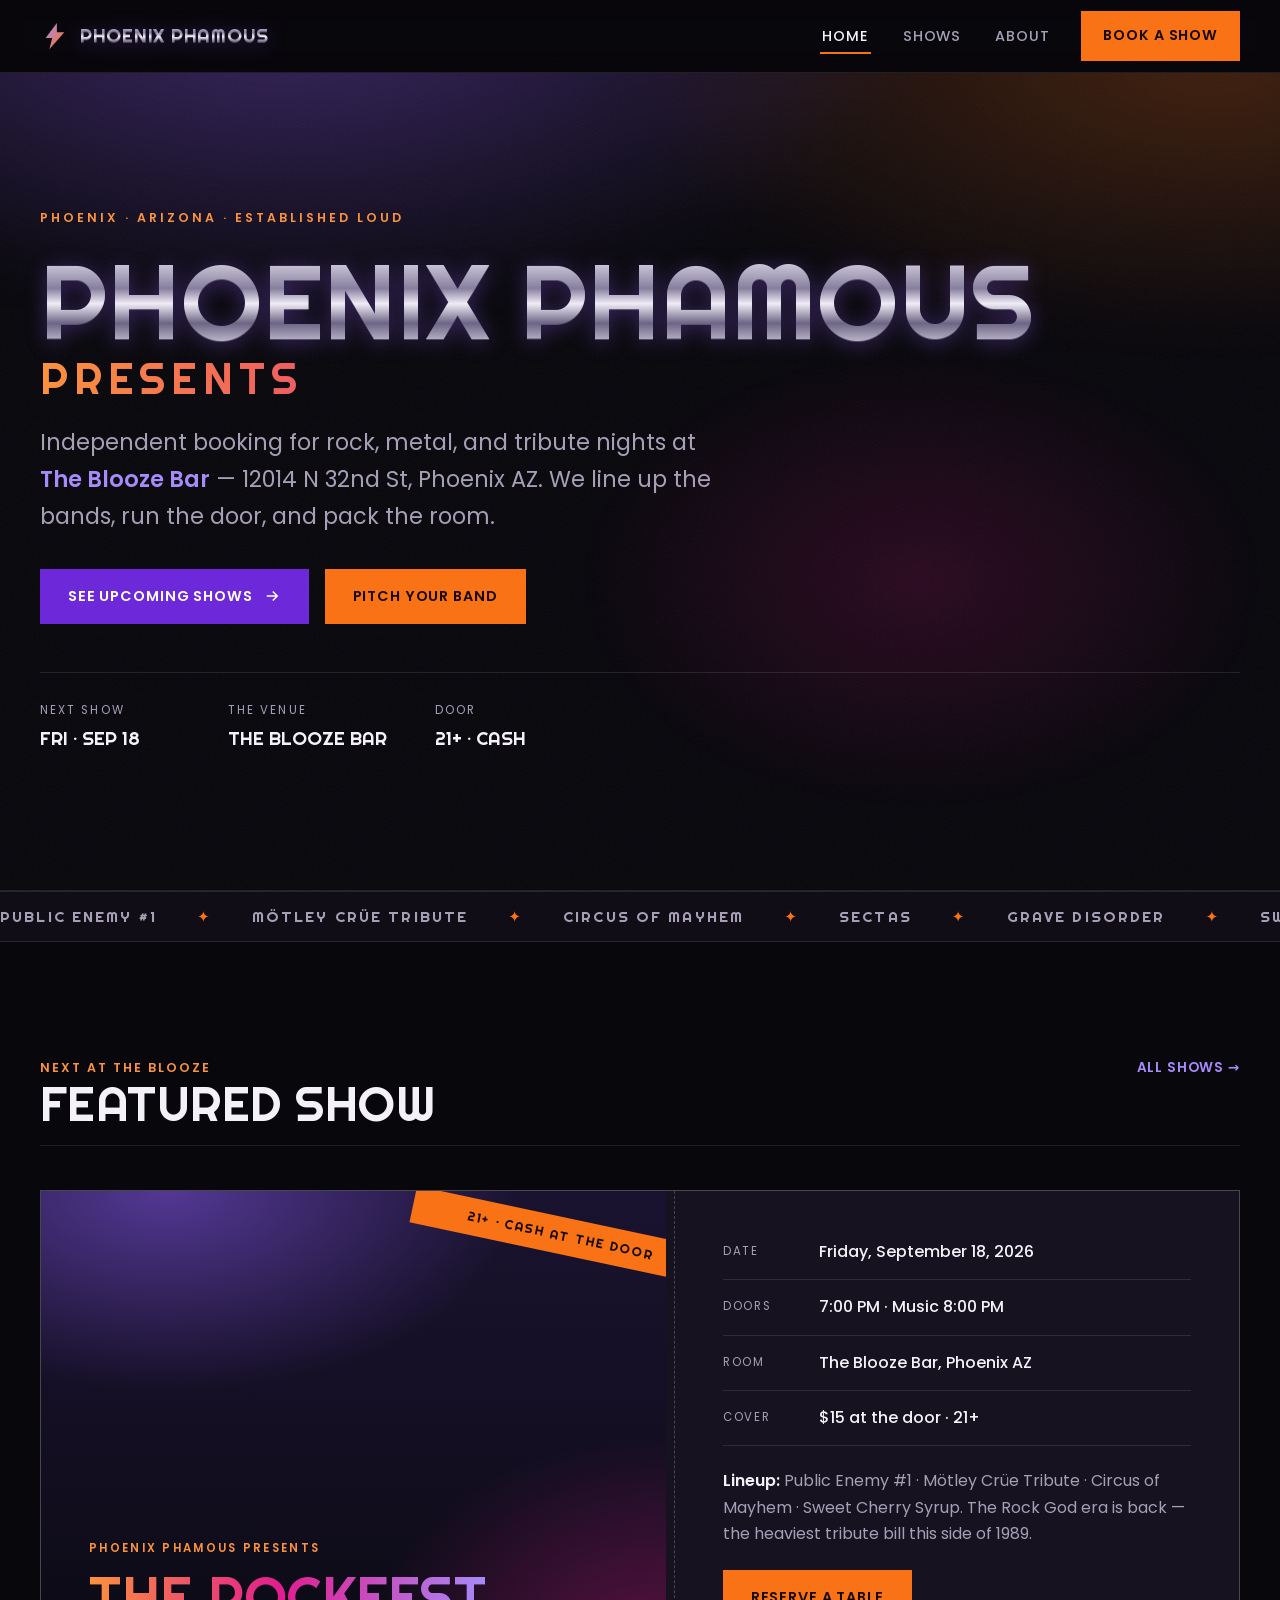
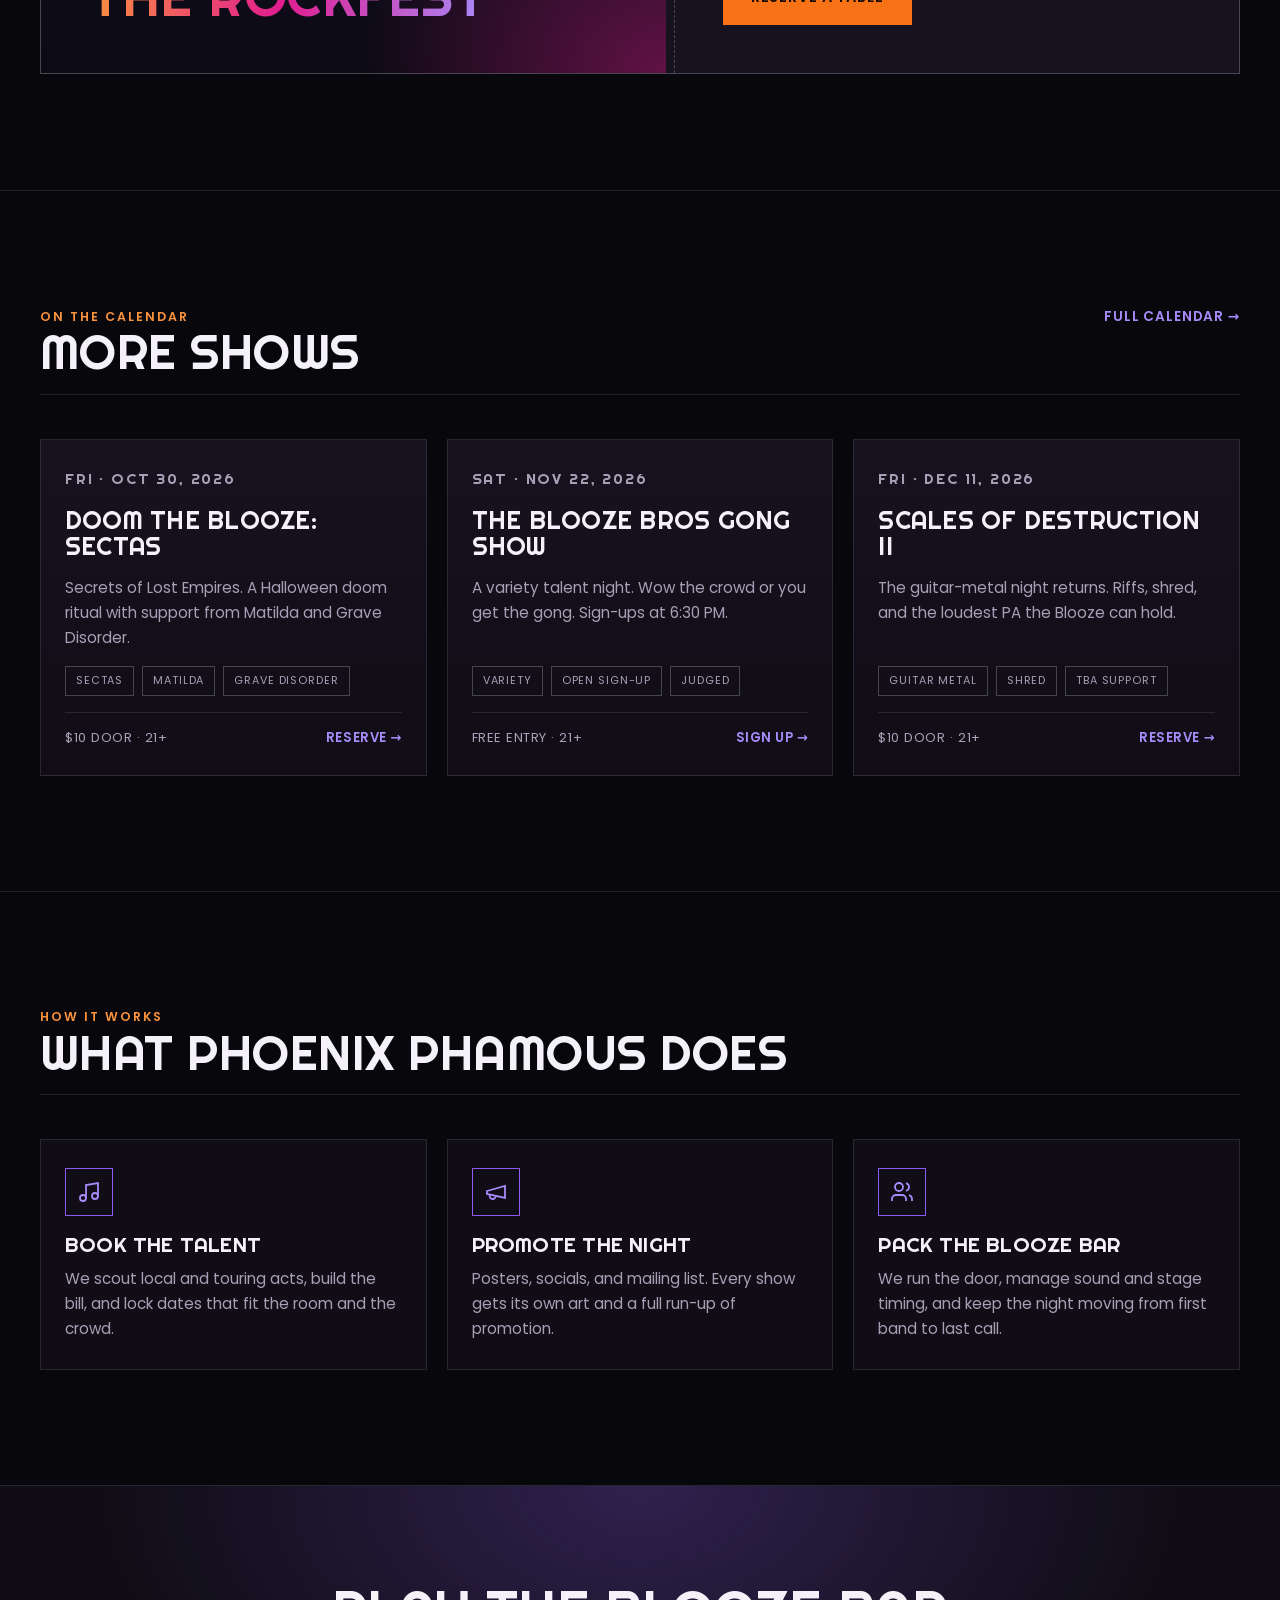
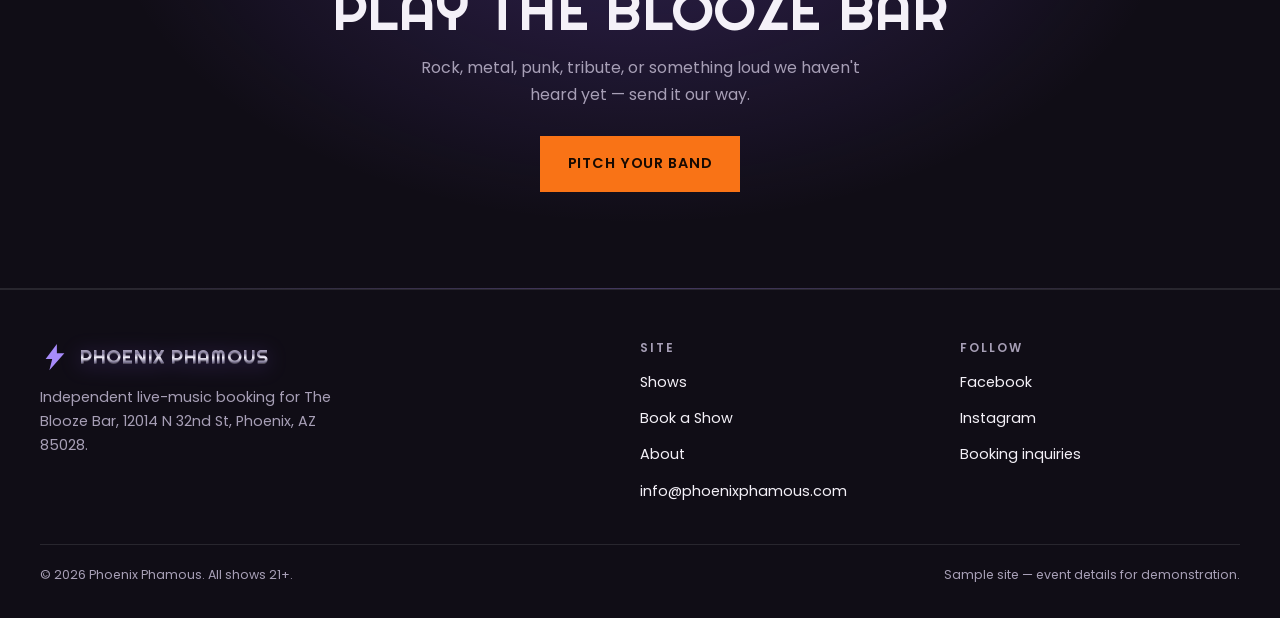
<file: index.html>
<!DOCTYPE html>
<html lang="en">
<head>
  <meta charset="UTF-8" />
  <meta name="viewport" content="width=device-width, initial-scale=1" />
  <title>Phoenix Phamous — Rock & Metal Booking for The Blooze Bar, Phoenix AZ</title>
  <meta name="description" content="Phoenix Phamous books rock, metal, and tribute nights into The Blooze Bar in Phoenix, Arizona. See upcoming shows and pitch your band to play." />
  <link rel="icon" href="data:image/svg+xml,%3Csvg xmlns='http://www.w3.org/2000/svg' viewBox='0 0 32 32'%3E%3Cpath d='M18 2 6 18h7l-3 12L26 12h-8z' fill='%23a78bfa'/%3E%3C/svg%3E" />
  <link rel="preconnect" href="https://fonts.googleapis.com" />
  <link rel="preconnect" href="https://fonts.gstatic.com" crossorigin />
  <link href="https://fonts.googleapis.com/css2?family=Poppins:wght@300;400;500;600;700&family=Righteous&display=swap" rel="stylesheet" />
  <link rel="stylesheet" href="assets/styles.css" />
</head>
<body>
  <a class="skip-link" href="#main">Skip to content</a>

  <header class="site-header">
    <div class="wrap nav">
      <a class="brand" href="index.html">
        <svg class="brand-mark" viewBox="0 0 32 32" aria-hidden="true" focusable="false">
          <defs>
            <linearGradient id="boltGrad" x1="0" y1="0" x2="1" y2="1">
              <stop offset="0" stop-color="#a78bfa" />
              <stop offset="1" stop-color="#f97316" />
            </linearGradient>
          </defs>
          <path d="M18 2 6 18h7l-3 12L26 12h-8z" fill="url(#boltGrad)" />
        </svg>
        <span class="chrome">Phoenix Phamous</span>
      </a>

      <button class="nav-toggle" type="button" aria-expanded="false" aria-controls="primary-nav">
        <span class="sr-only">Toggle menu</span>
        <svg viewBox="0 0 24 24" aria-hidden="true" focusable="false" fill="none" stroke="currentColor" stroke-width="2">
          <path d="M3 6h18M3 12h18M3 18h18" />
        </svg>
      </button>

      <nav aria-label="Primary">
        <ul class="nav-links" id="primary-nav">
          <li><a href="index.html" aria-current="page">Home</a></li>
          <li><a href="shows.html">Shows</a></li>
          <li><a href="about.html">About</a></li>
          <li><a class="btn btn--flame nav-cta" href="book.html">Book a Show</a></li>
        </ul>
      </nav>
    </div>
  </header>

  <main id="main">
    <!-- ============ HERO ============ -->
    <section class="hero">
      <div class="wrap">
        <p class="eyebrow">Phoenix · Arizona · Established Loud</p>
        <h1 class="hero-title">
          <span class="chrome">Phoenix Phamous</span>
          <span class="flame">Presents</span>
        </h1>
        <p class="hero-lead">
          Independent booking for rock, metal, and tribute nights at
          <strong>The Blooze Bar</strong> — 12014 N 32nd St, Phoenix AZ.
          We line up the bands, run the door, and pack the room.
        </p>
        <div class="hero-actions">
          <a class="btn btn--primary" href="shows.html">
            See upcoming shows
            <svg viewBox="0 0 24 24" aria-hidden="true" fill="none" stroke="currentColor" stroke-width="2"><path d="M5 12h14M13 6l6 6-6 6"/></svg>
          </a>
          <a class="btn btn--flame" href="book.html">Pitch your band</a>
        </div>
        <dl class="hero-facts">
          <div>
            <dt>Next show</dt>
            <dd>Fri · Sep 18</dd>
          </div>
          <div>
            <dt>The venue</dt>
            <dd>The Blooze Bar</dd>
          </div>
          <div>
            <dt>Door</dt>
            <dd>21+ · Cash</dd>
          </div>
        </dl>
      </div>
    </section>

    <!-- ============ MARQUEE ============ -->
    <div class="marquee" aria-hidden="true">
      <div class="marquee__inner">
        <span>Public Enemy #1</span><span class="dot">✦</span>
        <span>Mötley Crüe Tribute</span><span class="dot">✦</span>
        <span>Circus of Mayhem</span><span class="dot">✦</span>
        <span>Sectas</span><span class="dot">✦</span>
        <span>Grave Disorder</span><span class="dot">✦</span>
        <span>Sweet Cherry Syrup</span><span class="dot">✦</span>
        <span>The Blooze Bros</span><span class="dot">✦</span>
        <span>Public Enemy #1</span><span class="dot">✦</span>
        <span>Mötley Crüe Tribute</span><span class="dot">✦</span>
        <span>Circus of Mayhem</span><span class="dot">✦</span>
        <span>Sectas</span><span class="dot">✦</span>
        <span>Grave Disorder</span><span class="dot">✦</span>
        <span>Sweet Cherry Syrup</span><span class="dot">✦</span>
        <span>The Blooze Bros</span><span class="dot">✦</span>
      </div>
    </div>

    <!-- ============ FEATURED SHOW ============ -->
    <section class="section">
      <div class="wrap">
        <div class="section-head">
          <div>
            <p class="kicker">Next at the Blooze</p>
            <h2>Featured Show</h2>
          </div>
          <a href="shows.html">All shows →</a>
        </div>

        <article class="featured reveal">
          <div class="featured__poster">
            <p class="kicker">Phoenix Phamous Presents</p>
            <h3><span class="flame">The Rockfest</span></h3>
          </div>
          <div class="featured__body">
            <dl class="featured__meta">
              <div><dt>Date</dt><dd>Friday, September 18, 2026</dd></div>
              <div><dt>Doors</dt><dd>7:00 PM · Music 8:00 PM</dd></div>
              <div><dt>Room</dt><dd>The Blooze Bar, Phoenix AZ</dd></div>
              <div><dt>Cover</dt><dd>$15 at the door · 21+</dd></div>
            </dl>
            <p class="featured__lineup">
              <strong>Lineup:</strong> Public Enemy #1 · Mötley Crüe Tribute ·
              Circus of Mayhem · Sweet Cherry Syrup. The Rock God era is back —
              the heaviest tribute bill this side of 1989.
            </p>
            <a class="btn btn--flame" href="mailto:info@phoenixphamous.com?subject=Table%20reservation%20%E2%80%94%20The%20Rockfest%2C%20Sep%2018">
              Reserve a table
            </a>
          </div>
        </article>
      </div>
    </section>

    <!-- ============ UPCOMING GRID ============ -->
    <section class="section">
      <div class="wrap">
        <div class="section-head">
          <div>
            <p class="kicker">On the calendar</p>
            <h2>More Shows</h2>
          </div>
          <a href="shows.html">Full calendar →</a>
        </div>

        <div class="shows-grid stagger">
          <article class="show-card reveal">
            <p class="show-date">Fri · Oct 30, 2026</p>
            <h3>Doom the Blooze: Sectas</h3>
            <p>Secrets of Lost Empires. A Halloween doom ritual with support from Matilda and Grave Disorder.</p>
            <div class="lineup">
              <span class="tag">Sectas</span>
              <span class="tag">Matilda</span>
              <span class="tag">Grave Disorder</span>
            </div>
            <div class="show-foot">
              <span>$10 door · 21+</span>
              <a href="mailto:info@phoenixphamous.com?subject=Table%20reservation%20%E2%80%94%20Doom%20the%20Blooze%2C%20Oct%2030">Reserve →</a>
            </div>
          </article>

          <article class="show-card reveal">
            <p class="show-date">Sat · Nov 22, 2026</p>
            <h3>The Blooze Bros Gong Show</h3>
            <p>A variety talent night. Wow the crowd or you get the gong. Sign-ups at 6:30 PM.</p>
            <div class="lineup">
              <span class="tag">Variety</span>
              <span class="tag">Open sign-up</span>
              <span class="tag">Judged</span>
            </div>
            <div class="show-foot">
              <span>Free entry · 21+</span>
              <a href="mailto:booking@phoenixphamous.com?subject=Gong%20Show%20sign-up%20%E2%80%94%20Nov%2022">Sign up →</a>
            </div>
          </article>

          <article class="show-card reveal">
            <p class="show-date">Fri · Dec 11, 2026</p>
            <h3>Scales of Destruction II</h3>
            <p>The guitar-metal night returns. Riffs, shred, and the loudest PA the Blooze can hold.</p>
            <div class="lineup">
              <span class="tag">Guitar metal</span>
              <span class="tag">Shred</span>
              <span class="tag">TBA support</span>
            </div>
            <div class="show-foot">
              <span>$10 door · 21+</span>
              <a href="mailto:info@phoenixphamous.com?subject=Table%20reservation%20%E2%80%94%20Scales%20of%20Destruction%20II%2C%20Dec%2011">Reserve →</a>
            </div>
          </article>
        </div>
      </div>
    </section>

    <!-- ============ WHAT WE DO ============ -->
    <section class="section">
      <div class="wrap">
        <div class="section-head">
          <div>
            <p class="kicker">How it works</p>
            <h2>What Phoenix Phamous Does</h2>
          </div>
        </div>

        <div class="pillars stagger">
          <div class="pillar reveal">
            <div class="pillar__icon" aria-hidden="true">
              <svg viewBox="0 0 24 24" fill="none" stroke="currentColor" stroke-width="1.8"><path d="M9 18V5l12-2v13"/><circle cx="6" cy="18" r="3"/><circle cx="18" cy="16" r="3"/></svg>
            </div>
            <h3>Book the talent</h3>
            <p>We scout local and touring acts, build the bill, and lock dates that fit the room and the crowd.</p>
          </div>
          <div class="pillar reveal">
            <div class="pillar__icon" aria-hidden="true">
              <svg viewBox="0 0 24 24" fill="none" stroke="currentColor" stroke-width="1.8"><path d="M3 11l18-5v12L3 14v-3z"/><path d="M11.6 16.8a3 3 0 11-5.8-1.6"/></svg>
            </div>
            <h3>Promote the night</h3>
            <p>Posters, socials, and mailing list. Every show gets its own art and a full run-up of promotion.</p>
          </div>
          <div class="pillar reveal">
            <div class="pillar__icon" aria-hidden="true">
              <svg viewBox="0 0 24 24" fill="none" stroke="currentColor" stroke-width="1.8"><path d="M16 21v-2a4 4 0 00-4-4H6a4 4 0 00-4 4v2"/><circle cx="9" cy="7" r="4"/><path d="M22 21v-2a4 4 0 00-3-3.87M16 3.13a4 4 0 010 7.75"/></svg>
            </div>
            <h3>Pack the Blooze Bar</h3>
            <p>We run the door, manage sound and stage timing, and keep the night moving from first band to last call.</p>
          </div>
        </div>
      </div>
    </section>

    <!-- ============ CTA BAND ============ -->
    <section class="cta-band">
      <div class="wrap">
        <h2>Play the Blooze Bar</h2>
        <p>Rock, metal, punk, tribute, or something loud we haven't heard yet — send it our way.</p>
        <a class="btn btn--flame" href="book.html">Pitch your band</a>
      </div>
    </section>
  </main>

  <footer class="site-footer">
    <div class="wrap">
      <div class="footer-grid">
        <div class="footer-brand">
          <a class="brand" href="index.html">
            <svg class="brand-mark" viewBox="0 0 32 32" aria-hidden="true" focusable="false">
              <path d="M18 2 6 18h7l-3 12L26 12h-8z" fill="#a78bfa" />
            </svg>
            <span class="chrome">Phoenix Phamous</span>
          </a>
          <p>Independent live-music booking for The Blooze Bar, 12014 N 32nd St, Phoenix, AZ 85028.</p>
        </div>
        <div class="footer-col">
          <h4>Site</h4>
          <ul>
            <li><a href="shows.html">Shows</a></li>
            <li><a href="book.html">Book a Show</a></li>
            <li><a href="about.html">About</a></li>
            <li><a href="mailto:info@phoenixphamous.com">info@phoenixphamous.com</a></li>
          </ul>
        </div>
        <div class="footer-col">
          <h4>Follow</h4>
          <ul>
            <li><a href="https://www.facebook.com/" target="_blank" rel="noopener noreferrer">Facebook</a></li>
            <li><a href="https://www.instagram.com/" target="_blank" rel="noopener noreferrer">Instagram</a></li>
            <li><a href="mailto:booking@phoenixphamous.com">Booking inquiries</a></li>
          </ul>
        </div>
      </div>
      <div class="footer-bottom">
        <span>&copy; <span id="year">2026</span> Phoenix Phamous. All shows 21+.</span>
        <span>Sample site — event details for demonstration.</span>
      </div>
    </div>
  </footer>

  <script src="assets/main.js"></script>
</body>
</html>
</file>
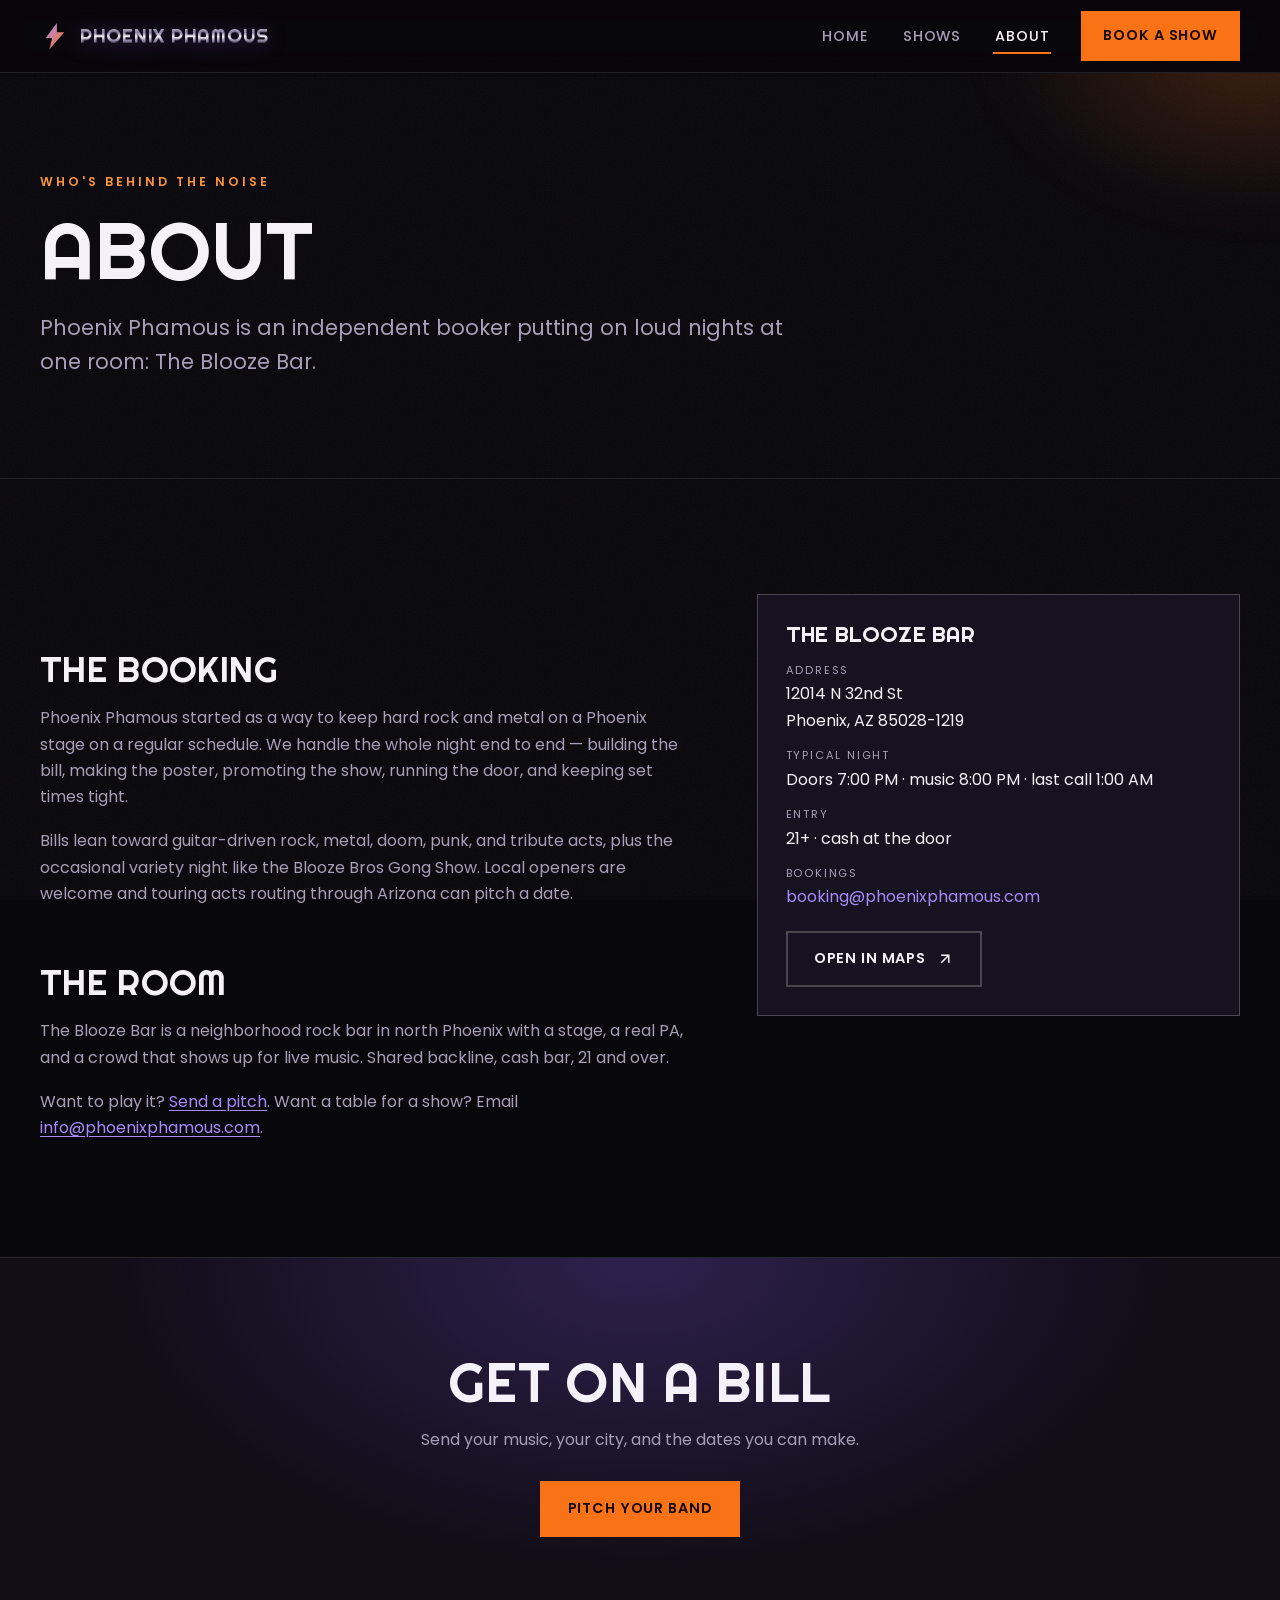
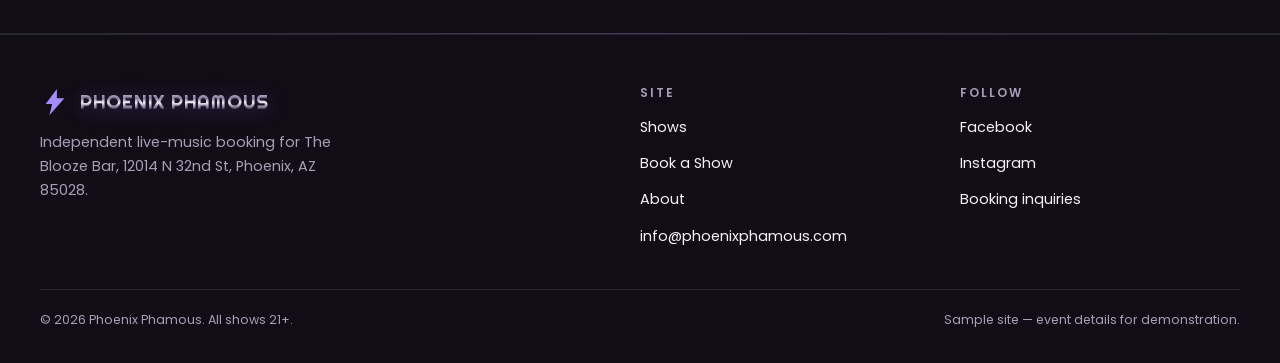
<file: about.html>
<!DOCTYPE html>
<html lang="en">
<head>
  <meta charset="UTF-8" />
  <meta name="viewport" content="width=device-width, initial-scale=1" />
  <title>About — Phoenix Phamous & The Blooze Bar</title>
  <meta name="description" content="Phoenix Phamous is an independent live-music booker running rock and metal nights at The Blooze Bar in Phoenix, Arizona." />
  <link rel="icon" href="data:image/svg+xml,%3Csvg xmlns='http://www.w3.org/2000/svg' viewBox='0 0 32 32'%3E%3Cpath d='M18 2 6 18h7l-3 12L26 12h-8z' fill='%23a78bfa'/%3E%3C/svg%3E" />
  <link rel="preconnect" href="https://fonts.googleapis.com" />
  <link rel="preconnect" href="https://fonts.gstatic.com" crossorigin />
  <link href="https://fonts.googleapis.com/css2?family=Poppins:wght@300;400;500;600;700&family=Righteous&display=swap" rel="stylesheet" />
  <link rel="stylesheet" href="assets/styles.css" />
</head>
<body>
  <a class="skip-link" href="#main">Skip to content</a>

  <header class="site-header">
    <div class="wrap nav">
      <a class="brand" href="index.html">
        <svg class="brand-mark" viewBox="0 0 32 32" aria-hidden="true" focusable="false">
          <defs>
            <linearGradient id="boltGrad" x1="0" y1="0" x2="1" y2="1">
              <stop offset="0" stop-color="#a78bfa" />
              <stop offset="1" stop-color="#f97316" />
            </linearGradient>
          </defs>
          <path d="M18 2 6 18h7l-3 12L26 12h-8z" fill="url(#boltGrad)" />
        </svg>
        <span class="chrome">Phoenix Phamous</span>
      </a>

      <button class="nav-toggle" type="button" aria-expanded="false" aria-controls="primary-nav">
        <span class="sr-only">Toggle menu</span>
        <svg viewBox="0 0 24 24" aria-hidden="true" focusable="false" fill="none" stroke="currentColor" stroke-width="2">
          <path d="M3 6h18M3 12h18M3 18h18" />
        </svg>
      </button>

      <nav aria-label="Primary">
        <ul class="nav-links" id="primary-nav">
          <li><a href="index.html">Home</a></li>
          <li><a href="shows.html">Shows</a></li>
          <li><a href="about.html" aria-current="page">About</a></li>
          <li><a class="btn btn--flame nav-cta" href="book.html">Book a Show</a></li>
        </ul>
      </nav>
    </div>
  </header>

  <main id="main">
    <section class="page-head">
      <div class="wrap">
        <p class="eyebrow">Who's behind the noise</p>
        <h1>About</h1>
        <p class="lead">Phoenix Phamous is an independent booker putting on loud nights at one room: The Blooze Bar.</p>
      </div>
    </section>

    <section class="section">
      <div class="wrap">
        <div class="info-grid">
          <div class="prose reveal">
            <h2>The booking</h2>
            <p>
              Phoenix Phamous started as a way to keep hard rock and metal on a Phoenix stage
              on a regular schedule. We handle the whole night end to end — building the bill,
              making the poster, promoting the show, running the door, and keeping set times tight.
            </p>
            <p>
              Bills lean toward guitar-driven rock, metal, doom, punk, and tribute acts, plus the
              occasional variety night like the Blooze Bros Gong Show. Local openers are welcome and
              touring acts routing through Arizona can pitch a date.
            </p>
            <h2>The room</h2>
            <p>
              The Blooze Bar is a neighborhood rock bar in north Phoenix with a stage, a real PA,
              and a crowd that shows up for live music. Shared backline, cash bar, 21 and over.
            </p>
            <p>
              Want to play it? <a href="book.html">Send a pitch</a>. Want a table for a show?
              Email <a href="mailto:info@phoenixphamous.com">info@phoenixphamous.com</a>.
            </p>
          </div>

          <div class="venue-card reveal">
            <h3>The Blooze Bar</h3>
            <dl>
              <div>
                <dt>Address</dt>
                <dd>12014 N 32nd St<br />Phoenix, AZ 85028-1219</dd>
              </div>
              <div>
                <dt>Typical night</dt>
                <dd>Doors 7:00 PM · music 8:00 PM · last call 1:00 AM</dd>
              </div>
              <div>
                <dt>Entry</dt>
                <dd>21+ · cash at the door</dd>
              </div>
              <div>
                <dt>Bookings</dt>
                <dd><a href="mailto:booking@phoenixphamous.com">booking@phoenixphamous.com</a></dd>
              </div>
            </dl>
            <a class="btn btn--ghost" href="https://www.google.com/maps/search/?api=1&query=The+Blooze+Bar+12014+N+32nd+St+Phoenix+AZ+85028" target="_blank" rel="noopener noreferrer">
              Open in Maps
              <svg viewBox="0 0 24 24" aria-hidden="true" fill="none" stroke="currentColor" stroke-width="2"><path d="M7 17L17 7M7 7h10v10"/></svg>
            </a>
          </div>
        </div>
      </div>
    </section>

    <section class="cta-band">
      <div class="wrap">
        <h2>Get on a bill</h2>
        <p>Send your music, your city, and the dates you can make.</p>
        <a class="btn btn--flame" href="book.html">Pitch your band</a>
      </div>
    </section>
  </main>

  <footer class="site-footer">
    <div class="wrap">
      <div class="footer-grid">
        <div class="footer-brand">
          <a class="brand" href="index.html">
            <svg class="brand-mark" viewBox="0 0 32 32" aria-hidden="true" focusable="false">
              <path d="M18 2 6 18h7l-3 12L26 12h-8z" fill="#a78bfa" />
            </svg>
            <span class="chrome">Phoenix Phamous</span>
          </a>
          <p>Independent live-music booking for The Blooze Bar, 12014 N 32nd St, Phoenix, AZ 85028.</p>
        </div>
        <div class="footer-col">
          <h4>Site</h4>
          <ul>
            <li><a href="shows.html">Shows</a></li>
            <li><a href="book.html">Book a Show</a></li>
            <li><a href="about.html">About</a></li>
            <li><a href="mailto:info@phoenixphamous.com">info@phoenixphamous.com</a></li>
          </ul>
        </div>
        <div class="footer-col">
          <h4>Follow</h4>
          <ul>
            <li><a href="https://www.facebook.com/" target="_blank" rel="noopener noreferrer">Facebook</a></li>
            <li><a href="https://www.instagram.com/" target="_blank" rel="noopener noreferrer">Instagram</a></li>
            <li><a href="mailto:booking@phoenixphamous.com">Booking inquiries</a></li>
          </ul>
        </div>
      </div>
      <div class="footer-bottom">
        <span>&copy; <span id="year">2026</span> Phoenix Phamous. All shows 21+.</span>
        <span>Sample site — event details for demonstration.</span>
      </div>
    </div>
  </footer>

  <script src="assets/main.js"></script>
</body>
</html>
</file>
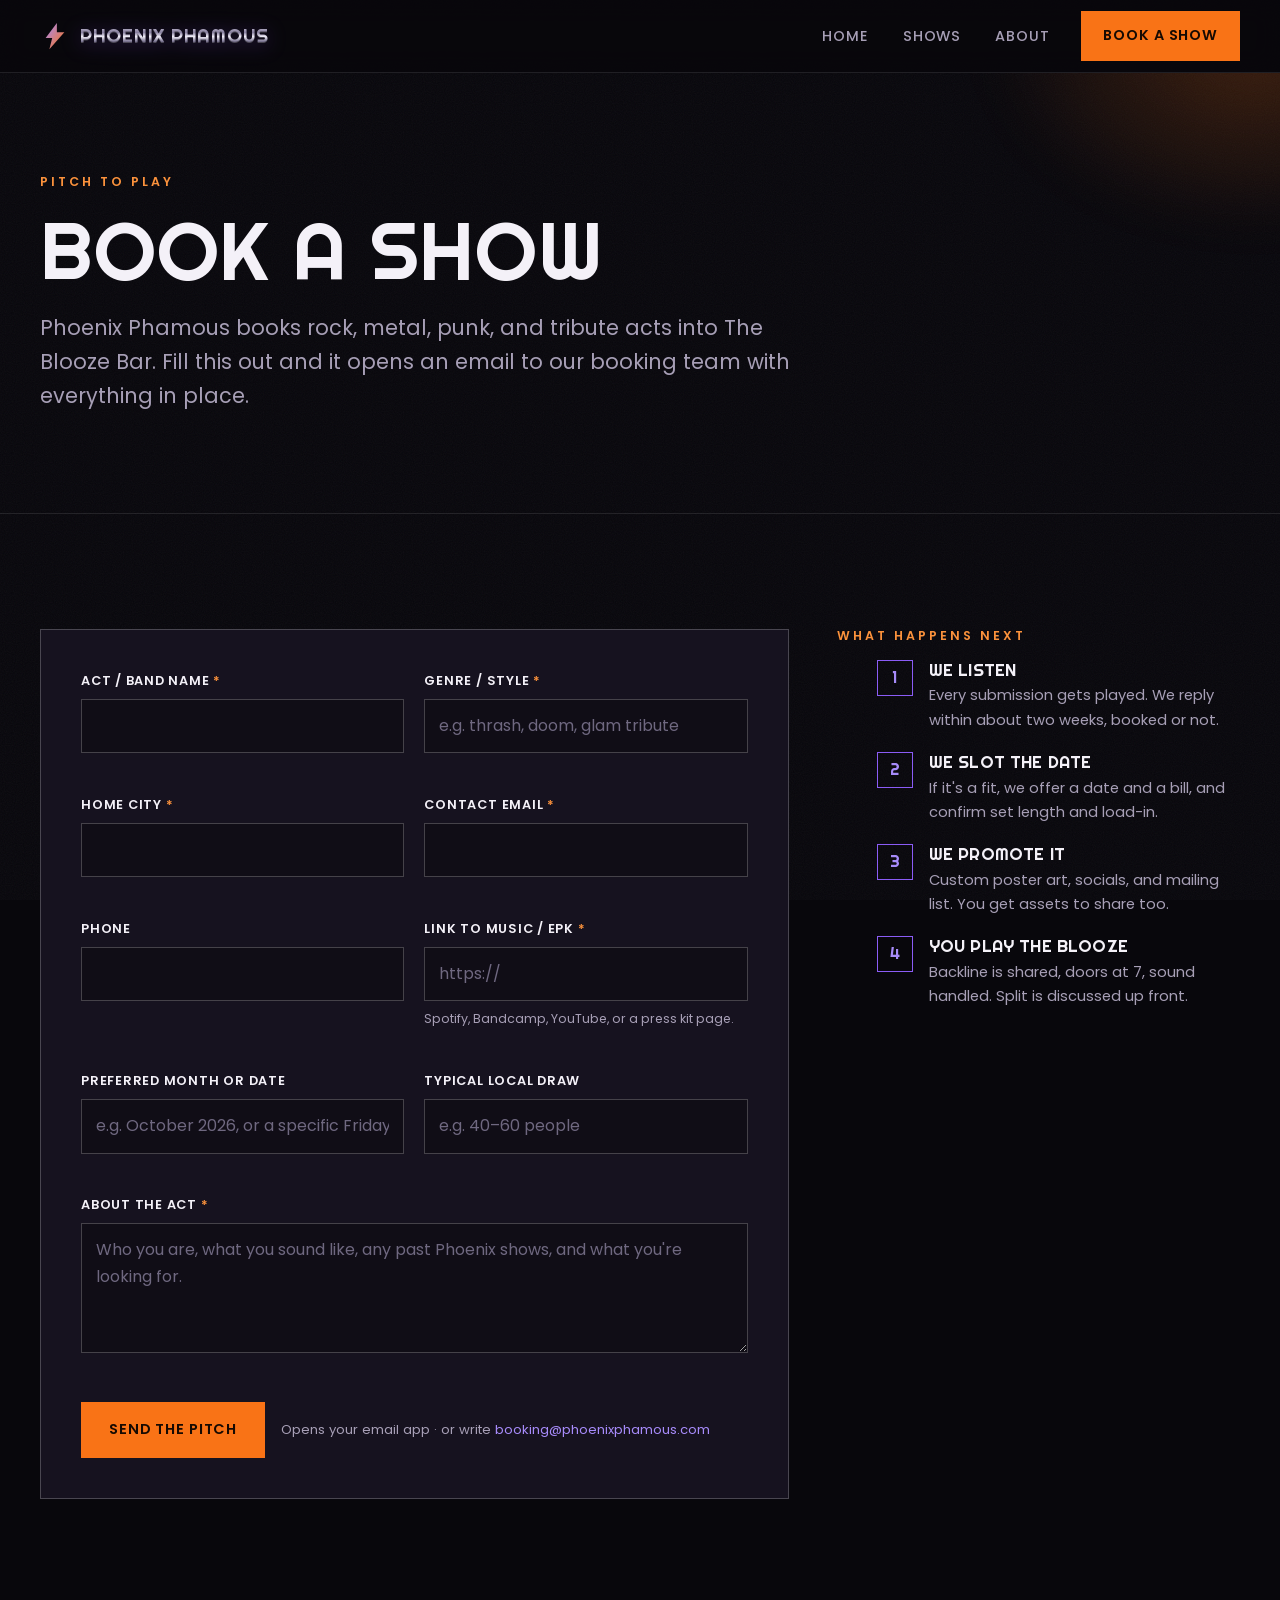
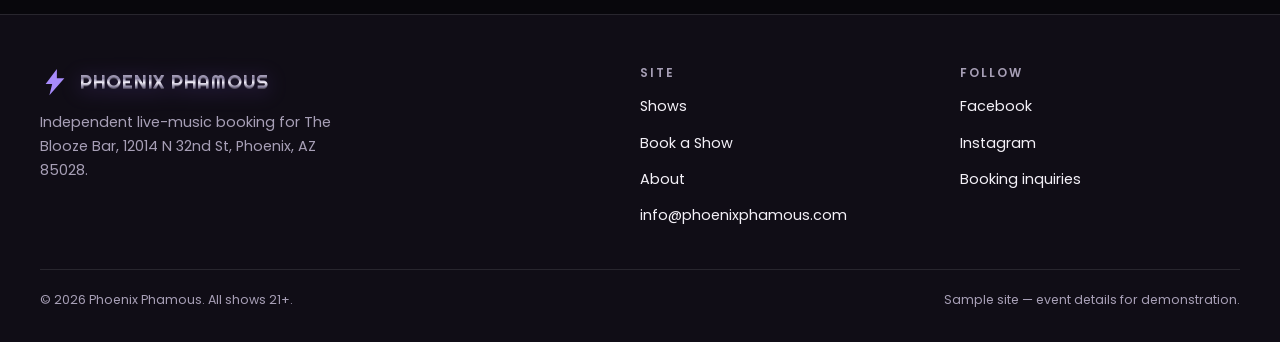
<file: book.html>
<!DOCTYPE html>
<html lang="en">
<head>
  <meta charset="UTF-8" />
  <meta name="viewport" content="width=device-width, initial-scale=1" />
  <title>Book a Show — Pitch Your Band to Phoenix Phamous</title>
  <meta name="description" content="Pitch your rock, metal, punk, or tribute act to play a Phoenix Phamous night at The Blooze Bar in Phoenix, Arizona." />
  <link rel="icon" href="data:image/svg+xml,%3Csvg xmlns='http://www.w3.org/2000/svg' viewBox='0 0 32 32'%3E%3Cpath d='M18 2 6 18h7l-3 12L26 12h-8z' fill='%23a78bfa'/%3E%3C/svg%3E" />
  <link rel="preconnect" href="https://fonts.googleapis.com" />
  <link rel="preconnect" href="https://fonts.gstatic.com" crossorigin />
  <link href="https://fonts.googleapis.com/css2?family=Poppins:wght@300;400;500;600;700&family=Righteous&display=swap" rel="stylesheet" />
  <link rel="stylesheet" href="assets/styles.css" />
</head>
<body>
  <a class="skip-link" href="#main">Skip to content</a>

  <header class="site-header">
    <div class="wrap nav">
      <a class="brand" href="index.html">
        <svg class="brand-mark" viewBox="0 0 32 32" aria-hidden="true" focusable="false">
          <defs>
            <linearGradient id="boltGrad" x1="0" y1="0" x2="1" y2="1">
              <stop offset="0" stop-color="#a78bfa" />
              <stop offset="1" stop-color="#f97316" />
            </linearGradient>
          </defs>
          <path d="M18 2 6 18h7l-3 12L26 12h-8z" fill="url(#boltGrad)" />
        </svg>
        <span class="chrome">Phoenix Phamous</span>
      </a>

      <button class="nav-toggle" type="button" aria-expanded="false" aria-controls="primary-nav">
        <span class="sr-only">Toggle menu</span>
        <svg viewBox="0 0 24 24" aria-hidden="true" focusable="false" fill="none" stroke="currentColor" stroke-width="2">
          <path d="M3 6h18M3 12h18M3 18h18" />
        </svg>
      </button>

      <nav aria-label="Primary">
        <ul class="nav-links" id="primary-nav">
          <li><a href="index.html">Home</a></li>
          <li><a href="shows.html">Shows</a></li>
          <li><a href="about.html">About</a></li>
          <li><a class="btn btn--flame nav-cta" href="book.html" aria-current="page">Book a Show</a></li>
        </ul>
      </nav>
    </div>
  </header>

  <main id="main">
    <section class="page-head">
      <div class="wrap">
        <p class="eyebrow">Pitch to play</p>
        <h1>Book a Show</h1>
        <p class="lead">
          Phoenix Phamous books rock, metal, punk, and tribute acts into The Blooze Bar.
          Fill this out and it opens an email to our booking team with everything in place.
        </p>
      </div>
    </section>

    <section class="section">
      <div class="wrap">
        <div class="form-wrap">
          <div>
            <div class="error-summary" id="error-summary" tabindex="-1" role="alert" hidden>
              <h2>Check these fields</h2>
              <ul id="error-summary-list"></ul>
            </div>

            <form class="booking-form" id="booking-form" novalidate>
              <div class="form-grid">
                <div class="field">
                  <label for="act">Act / band name <span class="req" aria-hidden="true">*</span></label>
                  <input type="text" id="act" name="act" autocomplete="organization" required />
                  <p class="field-error" id="act-error" aria-live="polite"></p>
                </div>

                <div class="field">
                  <label for="genre">Genre / style <span class="req" aria-hidden="true">*</span></label>
                  <input type="text" id="genre" name="genre" placeholder="e.g. thrash, doom, glam tribute" required />
                  <p class="field-error" id="genre-error" aria-live="polite"></p>
                </div>

                <div class="field">
                  <label for="city">Home city <span class="req" aria-hidden="true">*</span></label>
                  <input type="text" id="city" name="city" autocomplete="address-level2" required />
                  <p class="field-error" id="city-error" aria-live="polite"></p>
                </div>

                <div class="field">
                  <label for="email">Contact email <span class="req" aria-hidden="true">*</span></label>
                  <input type="email" id="email" name="email" autocomplete="email" inputmode="email" required />
                  <p class="field-error" id="email-error" aria-live="polite"></p>
                </div>

                <div class="field">
                  <label for="phone">Phone</label>
                  <input type="tel" id="phone" name="phone" autocomplete="tel" inputmode="tel" />
                  <p class="field-error" id="phone-error" aria-live="polite"></p>
                </div>

                <div class="field">
                  <label for="links">Link to music / EPK <span class="req" aria-hidden="true">*</span></label>
                  <input type="url" id="links" name="links" placeholder="https://" required />
                  <p class="hint">Spotify, Bandcamp, YouTube, or a press kit page.</p>
                  <p class="field-error" id="links-error" aria-live="polite"></p>
                </div>

                <div class="field">
                  <label for="date">Preferred month or date</label>
                  <input type="text" id="date" name="date" placeholder="e.g. October 2026, or a specific Friday" />
                  <p class="field-error" id="date-error" aria-live="polite"></p>
                </div>

                <div class="field">
                  <label for="draw">Typical local draw</label>
                  <input type="text" id="draw" name="draw" placeholder="e.g. 40–60 people" />
                  <p class="field-error" id="draw-error" aria-live="polite"></p>
                </div>

                <div class="field full">
                  <label for="message">About the act <span class="req" aria-hidden="true">*</span></label>
                  <textarea id="message" name="message" required placeholder="Who you are, what you sound like, any past Phoenix shows, and what you're looking for."></textarea>
                  <p class="field-error" id="message-error" aria-live="polite"></p>
                </div>
              </div>

              <div class="form-actions">
                <button type="submit" class="btn btn--flame">Send the pitch</button>
                <span class="fallback">Opens your email app · or write <a href="mailto:booking@phoenixphamous.com">booking@phoenixphamous.com</a></span>
              </div>
              <p class="form-status" id="form-status" role="status" aria-live="polite"></p>
            </form>
          </div>

          <aside>
            <h2 class="eyebrow" style="margin-bottom:20px;">What happens next</h2>
            <ol class="steps">
              <li>
                <h3>We listen</h3>
                <p>Every submission gets played. We reply within about two weeks, booked or not.</p>
              </li>
              <li>
                <h3>We slot the date</h3>
                <p>If it's a fit, we offer a date and a bill, and confirm set length and load-in.</p>
              </li>
              <li>
                <h3>We promote it</h3>
                <p>Custom poster art, socials, and mailing list. You get assets to share too.</p>
              </li>
              <li>
                <h3>You play the Blooze</h3>
                <p>Backline is shared, doors at 7, sound handled. Split is discussed up front.</p>
              </li>
            </ol>
          </aside>
        </div>
      </div>
    </section>
  </main>

  <footer class="site-footer">
    <div class="wrap">
      <div class="footer-grid">
        <div class="footer-brand">
          <a class="brand" href="index.html">
            <svg class="brand-mark" viewBox="0 0 32 32" aria-hidden="true" focusable="false">
              <path d="M18 2 6 18h7l-3 12L26 12h-8z" fill="#a78bfa" />
            </svg>
            <span class="chrome">Phoenix Phamous</span>
          </a>
          <p>Independent live-music booking for The Blooze Bar, 12014 N 32nd St, Phoenix, AZ 85028.</p>
        </div>
        <div class="footer-col">
          <h4>Site</h4>
          <ul>
            <li><a href="shows.html">Shows</a></li>
            <li><a href="book.html">Book a Show</a></li>
            <li><a href="about.html">About</a></li>
            <li><a href="mailto:info@phoenixphamous.com">info@phoenixphamous.com</a></li>
          </ul>
        </div>
        <div class="footer-col">
          <h4>Follow</h4>
          <ul>
            <li><a href="https://www.facebook.com/" target="_blank" rel="noopener noreferrer">Facebook</a></li>
            <li><a href="https://www.instagram.com/" target="_blank" rel="noopener noreferrer">Instagram</a></li>
            <li><a href="mailto:booking@phoenixphamous.com">Booking inquiries</a></li>
          </ul>
        </div>
      </div>
      <div class="footer-bottom">
        <span>&copy; <span id="year">2026</span> Phoenix Phamous. All shows 21+.</span>
        <span>Sample site — event details for demonstration.</span>
      </div>
    </div>
  </footer>

  <script src="assets/main.js"></script>
</body>
</html>
</file>
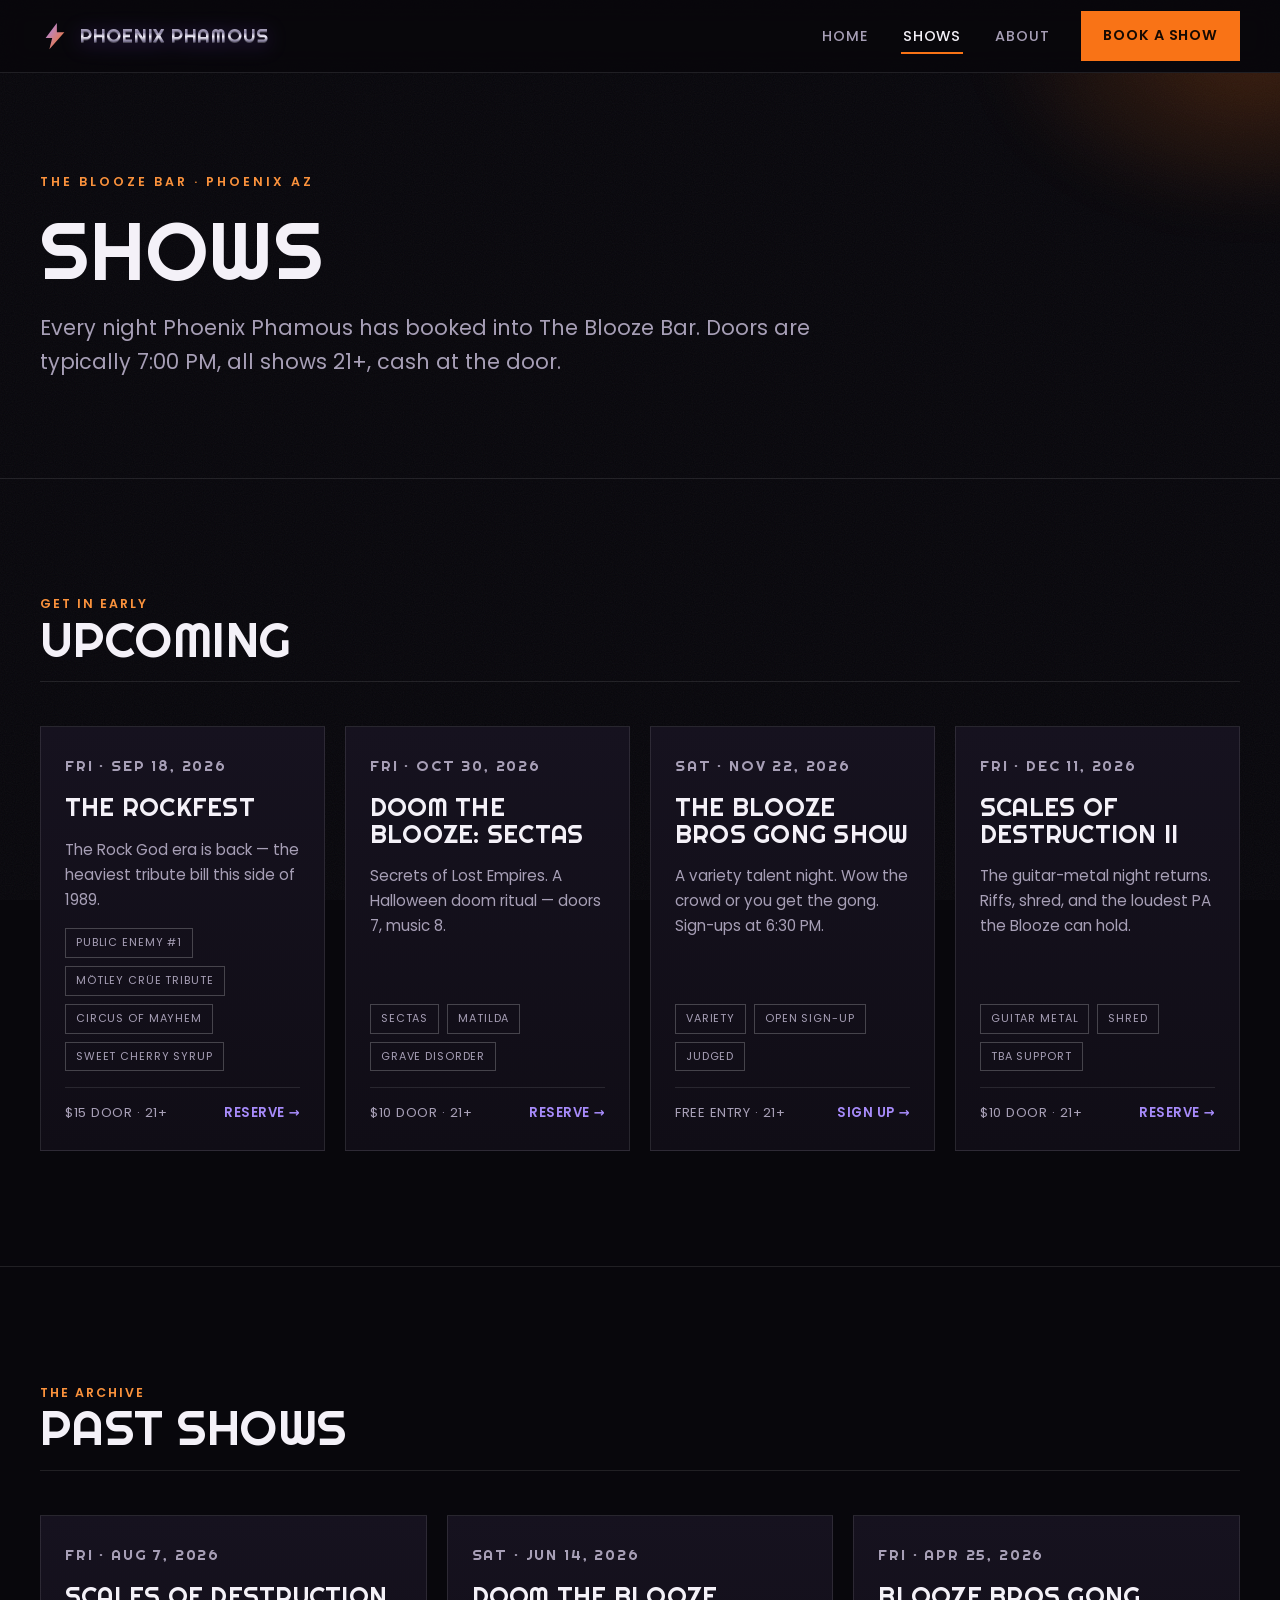
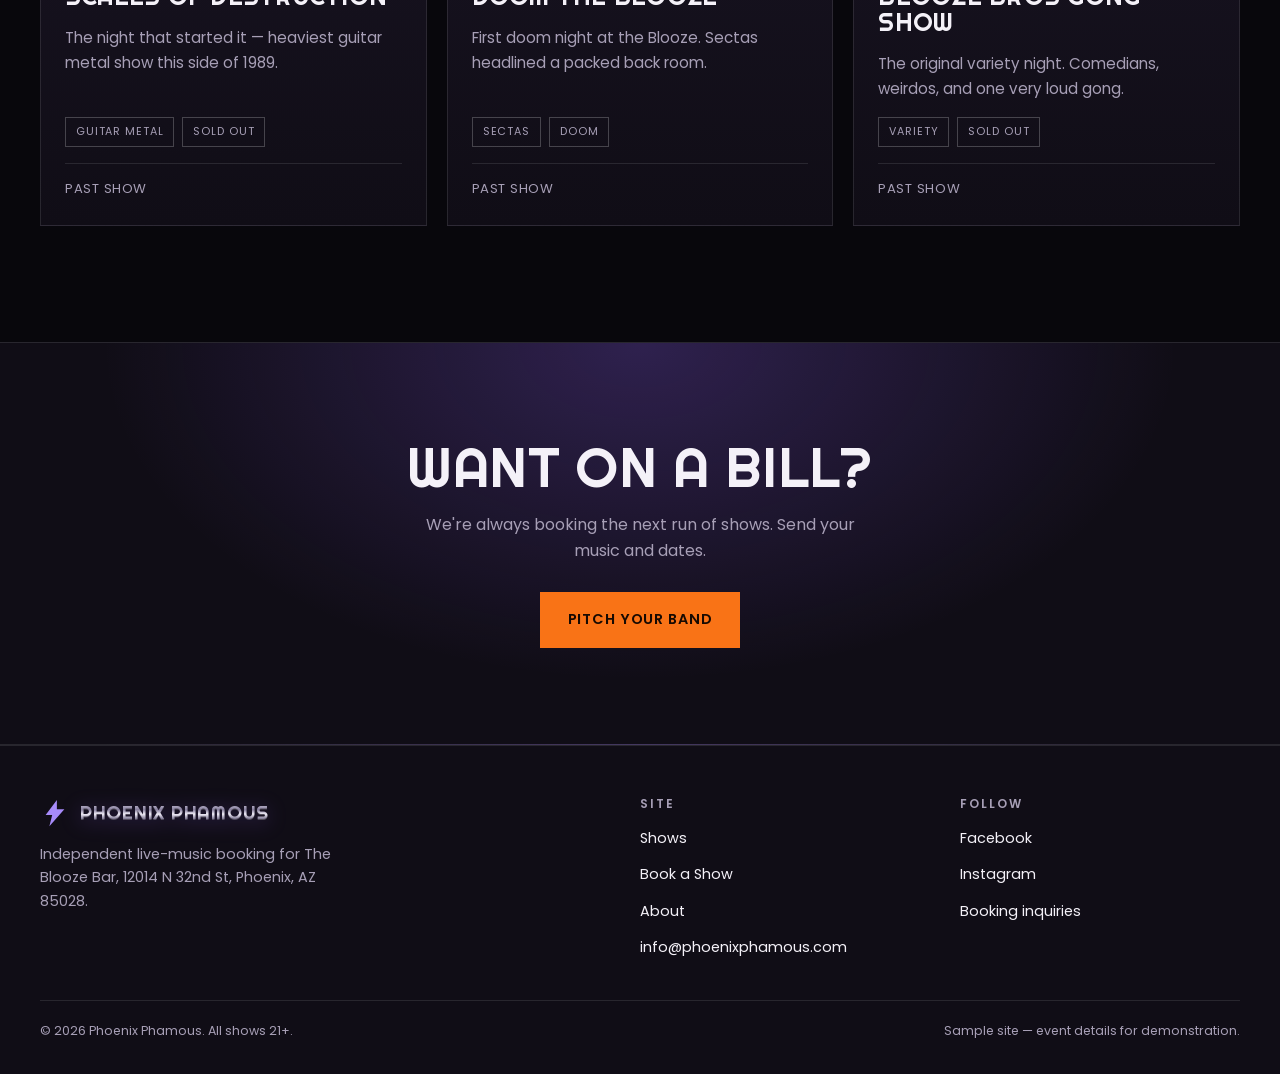
<file: shows.html>
<!DOCTYPE html>
<html lang="en">
<head>
  <meta charset="UTF-8" />
  <meta name="viewport" content="width=device-width, initial-scale=1" />
  <title>Shows — Phoenix Phamous at The Blooze Bar</title>
  <meta name="description" content="Upcoming and past rock and metal shows booked by Phoenix Phamous at The Blooze Bar in Phoenix, Arizona." />
  <link rel="icon" href="data:image/svg+xml,%3Csvg xmlns='http://www.w3.org/2000/svg' viewBox='0 0 32 32'%3E%3Cpath d='M18 2 6 18h7l-3 12L26 12h-8z' fill='%23a78bfa'/%3E%3C/svg%3E" />
  <link rel="preconnect" href="https://fonts.googleapis.com" />
  <link rel="preconnect" href="https://fonts.gstatic.com" crossorigin />
  <link href="https://fonts.googleapis.com/css2?family=Poppins:wght@300;400;500;600;700&family=Righteous&display=swap" rel="stylesheet" />
  <link rel="stylesheet" href="assets/styles.css" />
</head>
<body>
  <a class="skip-link" href="#main">Skip to content</a>

  <header class="site-header">
    <div class="wrap nav">
      <a class="brand" href="index.html">
        <svg class="brand-mark" viewBox="0 0 32 32" aria-hidden="true" focusable="false">
          <defs>
            <linearGradient id="boltGrad" x1="0" y1="0" x2="1" y2="1">
              <stop offset="0" stop-color="#a78bfa" />
              <stop offset="1" stop-color="#f97316" />
            </linearGradient>
          </defs>
          <path d="M18 2 6 18h7l-3 12L26 12h-8z" fill="url(#boltGrad)" />
        </svg>
        <span class="chrome">Phoenix Phamous</span>
      </a>

      <button class="nav-toggle" type="button" aria-expanded="false" aria-controls="primary-nav">
        <span class="sr-only">Toggle menu</span>
        <svg viewBox="0 0 24 24" aria-hidden="true" focusable="false" fill="none" stroke="currentColor" stroke-width="2">
          <path d="M3 6h18M3 12h18M3 18h18" />
        </svg>
      </button>

      <nav aria-label="Primary">
        <ul class="nav-links" id="primary-nav">
          <li><a href="index.html">Home</a></li>
          <li><a href="shows.html" aria-current="page">Shows</a></li>
          <li><a href="about.html">About</a></li>
          <li><a class="btn btn--flame nav-cta" href="book.html">Book a Show</a></li>
        </ul>
      </nav>
    </div>
  </header>

  <main id="main">
    <section class="page-head">
      <div class="wrap">
        <p class="eyebrow">The Blooze Bar · Phoenix AZ</p>
        <h1>Shows</h1>
        <p class="lead">Every night Phoenix Phamous has booked into The Blooze Bar. Doors are typically 7:00 PM, all shows 21+, cash at the door.</p>
      </div>
    </section>

    <section class="section">
      <div class="wrap">
        <div class="section-head">
          <div>
            <p class="kicker">Get in early</p>
            <h2>Upcoming</h2>
          </div>
        </div>

        <div class="shows-grid stagger">
          <article class="show-card reveal">
            <p class="show-date">Fri · Sep 18, 2026</p>
            <h3>The Rockfest</h3>
            <p>The Rock God era is back — the heaviest tribute bill this side of 1989.</p>
            <div class="lineup">
              <span class="tag">Public Enemy #1</span>
              <span class="tag">Mötley Crüe Tribute</span>
              <span class="tag">Circus of Mayhem</span>
              <span class="tag">Sweet Cherry Syrup</span>
            </div>
            <div class="show-foot">
              <span>$15 door · 21+</span>
              <a href="mailto:info@phoenixphamous.com?subject=Table%20reservation%20%E2%80%94%20The%20Rockfest%2C%20Sep%2018">Reserve →</a>
            </div>
          </article>

          <article class="show-card reveal">
            <p class="show-date">Fri · Oct 30, 2026</p>
            <h3>Doom the Blooze: Sectas</h3>
            <p>Secrets of Lost Empires. A Halloween doom ritual — doors 7, music 8.</p>
            <div class="lineup">
              <span class="tag">Sectas</span>
              <span class="tag">Matilda</span>
              <span class="tag">Grave Disorder</span>
            </div>
            <div class="show-foot">
              <span>$10 door · 21+</span>
              <a href="mailto:info@phoenixphamous.com?subject=Table%20reservation%20%E2%80%94%20Doom%20the%20Blooze%2C%20Oct%2030">Reserve →</a>
            </div>
          </article>

          <article class="show-card reveal">
            <p class="show-date">Sat · Nov 22, 2026</p>
            <h3>The Blooze Bros Gong Show</h3>
            <p>A variety talent night. Wow the crowd or you get the gong. Sign-ups at 6:30 PM.</p>
            <div class="lineup">
              <span class="tag">Variety</span>
              <span class="tag">Open sign-up</span>
              <span class="tag">Judged</span>
            </div>
            <div class="show-foot">
              <span>Free entry · 21+</span>
              <a href="mailto:booking@phoenixphamous.com?subject=Gong%20Show%20sign-up%20%E2%80%94%20Nov%2022">Sign up →</a>
            </div>
          </article>

          <article class="show-card reveal">
            <p class="show-date">Fri · Dec 11, 2026</p>
            <h3>Scales of Destruction II</h3>
            <p>The guitar-metal night returns. Riffs, shred, and the loudest PA the Blooze can hold.</p>
            <div class="lineup">
              <span class="tag">Guitar metal</span>
              <span class="tag">Shred</span>
              <span class="tag">TBA support</span>
            </div>
            <div class="show-foot">
              <span>$10 door · 21+</span>
              <a href="mailto:info@phoenixphamous.com?subject=Table%20reservation%20%E2%80%94%20Scales%20of%20Destruction%20II%2C%20Dec%2011">Reserve →</a>
            </div>
          </article>
        </div>
      </div>
    </section>

    <section class="section">
      <div class="wrap">
        <div class="section-head">
          <div>
            <p class="kicker">The archive</p>
            <h2>Past Shows</h2>
          </div>
        </div>

        <div class="shows-grid stagger">
          <article class="show-card show-card--past reveal">
            <p class="show-date">Fri · Aug 7, 2026</p>
            <h3>Scales of Destruction</h3>
            <p>The night that started it — heaviest guitar metal show this side of 1989.</p>
            <div class="lineup">
              <span class="tag">Guitar metal</span>
              <span class="tag">Sold out</span>
            </div>
            <div class="show-foot"><span>Past show</span></div>
          </article>

          <article class="show-card show-card--past reveal">
            <p class="show-date">Sat · Jun 14, 2026</p>
            <h3>Doom the Blooze</h3>
            <p>First doom night at the Blooze. Sectas headlined a packed back room.</p>
            <div class="lineup">
              <span class="tag">Sectas</span>
              <span class="tag">Doom</span>
            </div>
            <div class="show-foot"><span>Past show</span></div>
          </article>

          <article class="show-card show-card--past reveal">
            <p class="show-date">Fri · Apr 25, 2026</p>
            <h3>Blooze Bros Gong Show</h3>
            <p>The original variety night. Comedians, weirdos, and one very loud gong.</p>
            <div class="lineup">
              <span class="tag">Variety</span>
              <span class="tag">Sold out</span>
            </div>
            <div class="show-foot"><span>Past show</span></div>
          </article>
        </div>
      </div>
    </section>

    <section class="cta-band">
      <div class="wrap">
        <h2>Want on a bill?</h2>
        <p>We're always booking the next run of shows. Send your music and dates.</p>
        <a class="btn btn--flame" href="book.html">Pitch your band</a>
      </div>
    </section>
  </main>

  <footer class="site-footer">
    <div class="wrap">
      <div class="footer-grid">
        <div class="footer-brand">
          <a class="brand" href="index.html">
            <svg class="brand-mark" viewBox="0 0 32 32" aria-hidden="true" focusable="false">
              <path d="M18 2 6 18h7l-3 12L26 12h-8z" fill="#a78bfa" />
            </svg>
            <span class="chrome">Phoenix Phamous</span>
          </a>
          <p>Independent live-music booking for The Blooze Bar, 12014 N 32nd St, Phoenix, AZ 85028.</p>
        </div>
        <div class="footer-col">
          <h4>Site</h4>
          <ul>
            <li><a href="shows.html">Shows</a></li>
            <li><a href="book.html">Book a Show</a></li>
            <li><a href="about.html">About</a></li>
            <li><a href="mailto:info@phoenixphamous.com">info@phoenixphamous.com</a></li>
          </ul>
        </div>
        <div class="footer-col">
          <h4>Follow</h4>
          <ul>
            <li><a href="https://www.facebook.com/" target="_blank" rel="noopener noreferrer">Facebook</a></li>
            <li><a href="https://www.instagram.com/" target="_blank" rel="noopener noreferrer">Instagram</a></li>
            <li><a href="mailto:booking@phoenixphamous.com">Booking inquiries</a></li>
          </ul>
        </div>
      </div>
      <div class="footer-bottom">
        <span>&copy; <span id="year">2026</span> Phoenix Phamous. All shows 21+.</span>
        <span>Sample site — event details for demonstration.</span>
      </div>
    </div>
  </footer>

  <script src="assets/main.js"></script>
</body>
</html>
</file>
<file: assets/styles.css>
/* =========================================================================
   Phoenix Phamous — booking site
   Dark gig-poster aesthetic: OLED black, chrome-purple, fire-orange.
   Fonts: Righteous (display) / Poppins (body)
   ========================================================================= */

:root {
  --bg: #08070c;
  --bg-2: #100d16;
  --surface: #16121f;
  --surface-2: #1e1830;

  --line: rgba(255, 255, 255, 0.10);
  --line-strong: rgba(255, 255, 255, 0.22);

  --text: #f4f1f8;
  --text-muted: #a79fb6;

  --purple: #8b5cf6;        /* accents, large text, borders */
  --purple-bright: #a78bfa; /* links, hover text */
  --purple-deep: #6d28d9;   /* button fill (AA with #fff) */
  --purple-deeper: #5b21b6;

  --orange: #f97316;        /* primary CTA */
  --orange-bright: #fb923c; /* kickers, hover */
  --magenta: #e11d8f;       /* sparingly — dragon-fire accent */

  --focus: #fb923c;
  --danger: #f87171;
  --danger-text: #fca5a5;

  --maxw: 1200px;
  --font-display: "Righteous", ui-rounded, system-ui, sans-serif;
  --font-body: "Poppins", system-ui, -apple-system, "Segoe UI", sans-serif;
}

/* ---------- reset ---------- */
*,
*::before,
*::after { box-sizing: border-box; }

* { margin: 0; }

html {
  scroll-behavior: smooth;
  -webkit-text-size-adjust: 100%;
}

body {
  background: var(--bg);
  color: var(--text);
  font-family: var(--font-body);
  font-weight: 400;
  line-height: 1.65;
  font-size: 1rem;
  -webkit-font-smoothing: antialiased;
  text-rendering: optimizeLegibility;
  overflow-x: hidden;
}

img,
svg { display: block; max-width: 100%; }
img { height: auto; }

a { color: var(--purple-bright); text-decoration: none; }
a:hover { color: var(--orange-bright); }

button { font: inherit; cursor: pointer; }

h1, h2, h3, h4 {
  font-family: var(--font-display);
  font-weight: 400;
  line-height: 1.05;
  letter-spacing: 0.01em;
}

strong { font-weight: 600; color: var(--text); }

::selection { background: var(--purple-deep); color: #fff; }

:focus-visible {
  outline: 2px solid var(--focus);
  outline-offset: 3px;
}

/* film grain — sits above background, below content */
body::after {
  content: "";
  position: fixed;
  inset: 0;
  pointer-events: none;
  z-index: 1;
  opacity: 0.05;
  background-image: url("data:image/svg+xml,%3Csvg xmlns='http://www.w3.org/2000/svg' width='140' height='140'%3E%3Cfilter id='n'%3E%3CfeTurbulence type='fractalNoise' baseFrequency='0.9' numOctaves='2' stitchTiles='stitch'/%3E%3C/filter%3E%3Crect width='100%25' height='100%25' filter='url(%23n)'/%3E%3C/svg%3E");
}

.site-header,
main,
.site-footer { position: relative; z-index: 2; }

/* ---------- helpers ---------- */
.wrap {
  width: min(100% - 40px, var(--maxw));
  margin-inline: auto;
}

.section { padding-block: clamp(56px, 9vw, 120px); }
.section--tight { padding-block: clamp(40px, 6vw, 72px); }
.section + .section { border-top: 1px solid var(--line); }

.sr-only {
  position: absolute;
  width: 1px; height: 1px;
  padding: 0; margin: -1px;
  overflow: hidden;
  clip: rect(0 0 0 0);
  white-space: nowrap;
  border: 0;
}

.skip-link {
  position: absolute;
  left: 12px; top: -60px;
  z-index: 300;
  background: var(--orange);
  color: #170a02;
  padding: 10px 16px;
  font-weight: 600;
  transition: top 0.2s ease;
}
.skip-link:focus { top: 12px; }

.chrome {
  background: linear-gradient(
    180deg,
    #ffffff 0%, #c9c4d6 16%, #877f9e 38%,
    #efecf6 52%, #6c6584 70%, #b8b2c8 86%, #4a4460 100%
  );
  -webkit-background-clip: text;
  background-clip: text;
  color: transparent;
  -webkit-text-fill-color: transparent;
  filter: drop-shadow(0 1px 0 rgba(255, 255, 255, 0.25))
          drop-shadow(0 3px 10px rgba(139, 92, 246, 0.35));
}

.flame {
  background: linear-gradient(92deg, #fb923c 0%, #e11d8f 48%, #a78bfa 100%);
  -webkit-background-clip: text;
  background-clip: text;
  color: transparent;
  -webkit-text-fill-color: transparent;
}

.eyebrow {
  font-family: var(--font-body);
  font-weight: 600;
  font-size: 0.78rem;
  letter-spacing: 0.24em;
  text-transform: uppercase;
  color: var(--orange-bright);
}

.lead {
  font-size: clamp(1.05rem, 2.4vw, 1.3rem);
  color: var(--text-muted);
  max-width: 60ch;
}

/* ---------- buttons ---------- */
.btn {
  --btn-bg: var(--purple-deep);
  --btn-fg: #ffffff;
  display: inline-flex;
  align-items: center;
  gap: 10px;
  font-family: var(--font-body);
  font-weight: 600;
  font-size: 0.9rem;
  letter-spacing: 0.06em;
  text-transform: uppercase;
  padding: 14px 26px;
  background: var(--btn-bg);
  color: var(--btn-fg);
  border: 2px solid transparent;
  border-radius: 0;
  transition: transform 0.15s ease, background-color 0.2s ease,
              border-color 0.2s ease, box-shadow 0.2s ease;
}
.btn:hover {
  transform: translateY(-2px);
  box-shadow: 0 10px 30px -12px rgba(139, 92, 246, 0.6);
}
.btn:active { transform: translateY(0); }

.btn--primary { --btn-bg: var(--purple-deep); }
.btn--primary:hover { background: #7c3aed; }

.btn--flame {
  --btn-bg: var(--orange);
  --btn-fg: #170a02;
}
.btn--flame:hover {
  background: var(--orange-bright);
  box-shadow: 0 10px 30px -12px rgba(249, 115, 22, 0.6);
}

.btn--ghost {
  --btn-bg: transparent;
  --btn-fg: var(--text);
  border-color: var(--line-strong);
}
.btn--ghost:hover {
  border-color: var(--purple-bright);
  color: var(--purple-bright);
  box-shadow: none;
}

.btn svg { width: 18px; height: 18px; }

/* ---------- header / nav ---------- */
.site-header {
  position: sticky;
  top: 0;
  z-index: 200;
  background: rgba(8, 7, 12, 0.82);
  backdrop-filter: blur(12px);
  -webkit-backdrop-filter: blur(12px);
  border-bottom: 1px solid var(--line);
}

.nav {
  display: flex;
  align-items: center;
  justify-content: space-between;
  gap: 20px;
  min-height: 72px;
}

.brand {
  display: inline-flex;
  align-items: center;
  gap: 10px;
  font-family: var(--font-display);
  font-size: 1.15rem;
  letter-spacing: 0.04em;
  text-transform: uppercase;
  color: var(--text);
  white-space: nowrap;
}
.brand:hover { color: var(--text); }
.brand-mark { width: 30px; height: 30px; flex-shrink: 0; }

.nav-links {
  display: flex;
  align-items: center;
  gap: 30px;
  list-style: none;
  padding: 0;
}
.nav-links a:not(.btn) {
  font-weight: 500;
  font-size: 0.9rem;
  letter-spacing: 0.06em;
  text-transform: uppercase;
  color: var(--text-muted);
  padding: 8px 2px;
  position: relative;
}
.nav-links a:not(.btn):hover { color: var(--text); }
.nav-links a[aria-current="page"]:not(.btn) { color: var(--text); }
.nav-links a[aria-current="page"]:not(.btn)::after {
  content: "";
  position: absolute;
  left: 0; right: 0; bottom: 0;
  height: 2px;
  background: var(--orange);
}
.nav-cta { padding: 11px 20px; }

.nav-toggle {
  display: none;
  align-items: center;
  justify-content: center;
  width: 44px; height: 44px;
  background: transparent;
  border: 1px solid var(--line-strong);
  color: var(--text);
}
.nav-toggle svg { width: 22px; height: 22px; }

@media (max-width: 860px) {
  .nav-toggle { display: inline-flex; }
  .nav-links {
    position: fixed;
    inset: 72px 0 auto 0;
    flex-direction: column;
    align-items: stretch;
    gap: 0;
    background: var(--bg);
    border-bottom: 1px solid var(--line);
    padding: 12px 20px 20px;
    transform: translateY(-130%);
    transition: transform 0.25s ease;
  }
  .nav-links.open { transform: translateY(0); }
  .nav-links li { width: 100%; }
  .nav-links a:not(.btn) {
    display: block;
    padding: 16px 4px;
    border-bottom: 1px solid var(--line);
    font-size: 1rem;
  }
  .nav-links a[aria-current="page"]:not(.btn)::after { display: none; }
  .nav-cta {
    margin-top: 16px;
    justify-content: center;
    width: 100%;
  }
}

/* ---------- hero ---------- */
.hero {
  position: relative;
  overflow: hidden;
  padding-block: clamp(72px, 15vh, 170px);
  border-bottom: 1px solid var(--line);
}
.hero::before {
  content: "";
  position: absolute;
  inset: -25% -12% auto -12%;
  height: 90%;
  background:
    radial-gradient(58% 60% at 28% 18%, rgba(139, 92, 246, 0.38), transparent 70%),
    radial-gradient(52% 52% at 86% 26%, rgba(249, 115, 22, 0.24), transparent 72%);
  filter: blur(26px);
  z-index: 0;
}
.hero > .wrap { position: relative; z-index: 1; }

.hero-title {
  display: flex;
  flex-direction: column;
  font-size: clamp(2.7rem, 10vw, 6.5rem);
  text-transform: uppercase;
  margin: 18px 0 22px;
}
.hero-title .flame { font-size: 0.42em; letter-spacing: 0.14em; }

.hero-lead {
  font-size: clamp(1.05rem, 2.6vw, 1.4rem);
  color: var(--text-muted);
  max-width: 54ch;
}
.hero-lead strong { color: var(--purple-bright); }

.hero-actions {
  display: flex;
  flex-wrap: wrap;
  gap: 16px;
  margin-top: 34px;
}

.hero-facts {
  display: flex;
  flex-wrap: wrap;
  gap: 14px 48px;
  margin-top: 48px;
  padding-top: 28px;
  border-top: 1px solid var(--line);
}
.hero-facts div { min-width: 140px; }
.hero-facts dt {
  font-size: 0.72rem;
  letter-spacing: 0.18em;
  text-transform: uppercase;
  color: var(--text-muted);
}
.hero-facts dd {
  font-family: var(--font-display);
  font-size: 1.15rem;
  text-transform: uppercase;
  color: var(--text);
  margin-top: 4px;
}

@media (prefers-reduced-motion: no-preference) {
  .hero::after {
    content: "";
    position: absolute;
    inset: 0;
    z-index: 0;
    background: radial-gradient(38% 40% at 72% 62%, rgba(225, 29, 143, 0.16), transparent 70%);
    animation: drift 16s ease-in-out infinite alternate;
  }
  @keyframes drift {
    from { transform: translate3d(-4%, -2%, 0) scale(1); }
    to   { transform: translate3d(5%, 3%, 0) scale(1.14); }
  }
}

/* ---------- marquee ---------- */
.marquee {
  overflow: hidden;
  border-block: 1px solid var(--line);
  background: var(--bg-2);
}
.marquee__inner {
  display: flex;
  gap: 40px;
  width: max-content;
  padding: 12px 0;
  white-space: nowrap;
  animation: slide 34s linear infinite;
}
.marquee:hover .marquee__inner,
.marquee:focus-within .marquee__inner { animation-play-state: paused; }
.marquee span {
  font-family: var(--font-display);
  font-size: 0.95rem;
  letter-spacing: 0.14em;
  text-transform: uppercase;
  color: var(--text-muted);
}
.marquee .dot { color: var(--orange); }
@keyframes slide {
  to { transform: translateX(-50%); }
}

/* ---------- section head ---------- */
.section-head {
  display: flex;
  align-items: baseline;
  justify-content: space-between;
  flex-wrap: wrap;
  gap: 12px 24px;
  margin-bottom: 44px;
  padding-bottom: 16px;
  border-bottom: 1px solid var(--line);
}
.section-head h2 {
  font-size: clamp(1.8rem, 4.4vw, 3rem);
  text-transform: uppercase;
}
.section-head .kicker {
  font-family: var(--font-body);
  font-weight: 600;
  font-size: 0.78rem;
  letter-spacing: 0.16em;
  text-transform: uppercase;
  color: var(--orange-bright);
}
.section-head a { font-weight: 600; font-size: 0.85rem; text-transform: uppercase; letter-spacing: 0.06em; }

/* ---------- featured show ---------- */
.featured {
  display: grid;
  grid-template-columns: 1.05fr 0.95fr;
  gap: clamp(0px, 3vw, 8px);
  border: 1px solid var(--line-strong);
  background: var(--surface);
}

.featured__poster {
  position: relative;
  overflow: hidden;
  padding: clamp(28px, 4vw, 48px);
  min-height: 340px;
  display: flex;
  flex-direction: column;
  justify-content: flex-end;
  background:
    radial-gradient(80% 60% at 20% 0%, rgba(139, 92, 246, 0.5), transparent 70%),
    radial-gradient(70% 70% at 100% 100%, rgba(225, 29, 143, 0.4), transparent 70%),
    linear-gradient(180deg, #1a1330, #0c0a14);
}
.featured__poster::before {
  content: "21+ · CASH AT THE DOOR";
  position: absolute;
  top: 26px; right: -46px;
  transform: rotate(12deg);
  background: var(--orange);
  color: #170a02;
  font-family: var(--font-display);
  font-size: 0.8rem;
  letter-spacing: 0.1em;
  padding: 8px 56px;
}
.featured__poster .kicker {
  font-family: var(--font-body);
  font-weight: 600;
  letter-spacing: 0.2em;
  text-transform: uppercase;
  font-size: 0.72rem;
  color: var(--orange-bright);
}
.featured__poster h3 {
  font-size: clamp(2rem, 5vw, 3.4rem);
  text-transform: uppercase;
  margin: 10px 0 0;
}

.featured__body {
  padding: clamp(28px, 4vw, 48px);
  display: flex;
  flex-direction: column;
  gap: 22px;
  border-left: 1px dashed var(--line-strong);
}
.featured__meta { display: grid; gap: 14px; }
.featured__meta div {
  display: flex;
  gap: 12px;
  align-items: flex-start;
  padding-bottom: 14px;
  border-bottom: 1px solid var(--line);
}
.featured__meta dt {
  font-size: 0.72rem;
  letter-spacing: 0.16em;
  text-transform: uppercase;
  color: var(--text-muted);
  min-width: 84px;
  padding-top: 3px;
}
.featured__meta dd { font-weight: 500; }
.featured__lineup { color: var(--text-muted); }
.featured__body .btn { align-self: flex-start; }

@media (max-width: 820px) {
  .featured { grid-template-columns: 1fr; }
  .featured__body { border-left: 0; border-top: 1px dashed var(--line-strong); }
  .featured__poster::before { right: -52px; }
}

/* ---------- shows grid ---------- */
.shows-grid {
  display: grid;
  grid-template-columns: repeat(auto-fit, minmax(270px, 1fr));
  gap: 20px;
}

.show-card {
  display: flex;
  flex-direction: column;
  gap: 16px;
  padding: 26px 24px;
  background: linear-gradient(180deg, var(--surface), var(--bg-2));
  border: 1px solid var(--line);
  transition: border-color 0.2s ease, transform 0.2s ease;
}
.show-card:hover {
  border-color: var(--purple-bright);
  transform: translateY(-4px);
}
.show-card--past { opacity: 0.62; }
.show-card--past:hover { transform: none; border-color: var(--line); }

.show-date {
  font-family: var(--font-display);
  font-size: 0.92rem;
  letter-spacing: 0.12em;
  text-transform: uppercase;
  color: var(--orange-bright);
}
.show-card h3 {
  font-size: 1.55rem;
  text-transform: uppercase;
}
.show-card p { color: var(--text-muted); font-size: 0.95rem; }

.lineup {
  display: flex;
  flex-wrap: wrap;
  gap: 8px;
  margin-top: auto;
}
.tag {
  font-size: 0.68rem;
  letter-spacing: 0.08em;
  text-transform: uppercase;
  padding: 5px 10px;
  border: 1px solid var(--line-strong);
  color: var(--text-muted);
}

.show-foot {
  display: flex;
  align-items: center;
  justify-content: space-between;
  gap: 12px;
  padding-top: 14px;
  border-top: 1px solid var(--line);
  font-size: 0.82rem;
  letter-spacing: 0.04em;
  text-transform: uppercase;
  color: var(--text-muted);
}
.show-foot a { font-weight: 600; }

/* ---------- pillars ---------- */
.pillars {
  display: grid;
  grid-template-columns: repeat(3, 1fr);
  gap: 20px;
}
.pillar {
  padding: 28px 24px;
  border: 1px solid var(--line);
  background: var(--bg-2);
}
.pillar__icon {
  width: 48px; height: 48px;
  display: flex;
  align-items: center;
  justify-content: center;
  border: 1px solid var(--purple);
  color: var(--purple-bright);
  margin-bottom: 18px;
}
.pillar__icon svg { width: 24px; height: 24px; }
.pillar h3 {
  font-size: 1.3rem;
  text-transform: uppercase;
  margin-bottom: 10px;
}
.pillar p { color: var(--text-muted); font-size: 0.95rem; }

@media (max-width: 760px) {
  .pillars { grid-template-columns: 1fr; }
}

/* ---------- CTA band ---------- */
.cta-band {
  text-align: center;
  padding: clamp(48px, 8vw, 96px) 0;
  background:
    radial-gradient(60% 120% at 50% 0%, rgba(139, 92, 246, 0.25), transparent 70%),
    var(--bg-2);
  border-top: 1px solid var(--line);
  border-bottom: 1px solid var(--line);
}
.cta-band h2 {
  font-size: clamp(1.9rem, 5vw, 3.4rem);
  text-transform: uppercase;
  margin-bottom: 16px;
}
.cta-band p { color: var(--text-muted); max-width: 46ch; margin: 0 auto 28px; }

/* ---------- page header (inner pages) ---------- */
.page-head {
  position: relative;
  overflow: hidden;
  padding-block: clamp(56px, 11vh, 128px);
  border-bottom: 1px solid var(--line);
}
.page-head::before {
  content: "";
  position: absolute;
  inset: -30% -10% auto auto;
  width: 60%; height: 120%;
  background: radial-gradient(50% 50% at 80% 20%, rgba(249, 115, 22, 0.22), transparent 70%);
  filter: blur(24px);
  z-index: 0;
}
.page-head > .wrap { position: relative; z-index: 1; }
.page-head h1 {
  font-size: clamp(2.4rem, 8vw, 5rem);
  text-transform: uppercase;
  margin: 16px 0 18px;
}

/* ---------- prose ---------- */
.prose { max-width: 65ch; }
.prose > * + * { margin-top: 1.1em; }
.prose h2 {
  font-size: clamp(1.5rem, 3.5vw, 2.2rem);
  text-transform: uppercase;
  margin-top: 1.6em;
}
.prose p { color: var(--text-muted); }
.prose a { text-decoration: underline; text-underline-offset: 3px; }

/* ---------- info columns (about) ---------- */
.info-grid {
  display: grid;
  grid-template-columns: 1.4fr 1fr;
  gap: 40px;
}
.venue-card {
  border: 1px solid var(--line-strong);
  background: var(--surface);
  padding: 28px;
  align-self: start;
}
.venue-card h3 {
  font-size: 1.4rem;
  text-transform: uppercase;
  margin-bottom: 14px;
}
.venue-card dl { display: grid; gap: 12px; }
.venue-card dt {
  font-size: 0.7rem;
  letter-spacing: 0.16em;
  text-transform: uppercase;
  color: var(--text-muted);
}
.venue-card dd { margin-top: 2px; }
.venue-card .btn { margin-top: 20px; }
@media (max-width: 820px) {
  .info-grid { grid-template-columns: 1fr; }
}

/* ---------- form ---------- */
.form-wrap {
  display: grid;
  grid-template-columns: 1.3fr 0.7fr;
  gap: 48px;
  align-items: start;
}
@media (max-width: 900px) {
  .form-wrap { grid-template-columns: 1fr; }
}

.booking-form {
  border: 1px solid var(--line-strong);
  background: var(--surface);
  padding: clamp(24px, 4vw, 40px);
}
.form-grid {
  display: grid;
  grid-template-columns: repeat(2, 1fr);
  gap: 20px;
}
.field { display: flex; flex-direction: column; gap: 8px; }
.field.full { grid-column: 1 / -1; }
@media (max-width: 620px) {
  .form-grid { grid-template-columns: 1fr; }
  .field.full { grid-column: auto; }
}

.field label {
  font-weight: 600;
  font-size: 0.8rem;
  letter-spacing: 0.06em;
  text-transform: uppercase;
}
.req { color: var(--orange-bright); }
.field .hint { font-size: 0.78rem; color: var(--text-muted); }

.field input,
.field select,
.field textarea {
  background: var(--bg-2);
  border: 1px solid var(--line-strong);
  color: var(--text);
  padding: 13px 14px;
  font: inherit;
  border-radius: 0;
  width: 100%;
}
.field textarea { min-height: 130px; resize: vertical; }
.field input::placeholder,
.field textarea::placeholder { color: #6f6880; }
.field input:focus-visible,
.field select:focus-visible,
.field textarea:focus-visible {
  outline: 2px solid var(--focus);
  outline-offset: 2px;
  border-color: var(--purple-bright);
}
.field [aria-invalid="true"] { border-color: var(--danger); }
.field-error { font-size: 0.78rem; color: var(--danger-text); min-height: 1em; }

.error-summary {
  border: 1px solid var(--danger);
  background: rgba(248, 113, 113, 0.08);
  padding: 16px 18px;
  margin-bottom: 24px;
}
.error-summary[hidden] { display: none; }
.error-summary h2 {
  font-size: 1rem;
  text-transform: uppercase;
  color: var(--danger-text);
  margin-bottom: 8px;
}
.error-summary ul { margin: 0; padding-left: 18px; }
.error-summary a { color: var(--danger-text); }

.form-status {
  margin-top: 18px;
  font-size: 0.92rem;
  color: var(--purple-bright);
}
.form-status:empty { display: none; }

.form-actions {
  display: flex;
  flex-wrap: wrap;
  align-items: center;
  gap: 16px;
  margin-top: 28px;
}
.form-actions .fallback { font-size: 0.82rem; color: var(--text-muted); }

.steps { counter-reset: step; display: grid; gap: 22px; }
.steps li {
  list-style: none;
  position: relative;
  padding-left: 52px;
}
.steps li::before {
  counter-increment: step;
  content: counter(step);
  position: absolute;
  left: 0; top: -2px;
  width: 36px; height: 36px;
  display: flex;
  align-items: center;
  justify-content: center;
  font-family: var(--font-display);
  border: 1px solid var(--purple);
  color: var(--purple-bright);
}
.steps h3 { font-size: 1.05rem; text-transform: uppercase; margin-bottom: 4px; }
.steps p { color: var(--text-muted); font-size: 0.92rem; }

/* ---------- footer ---------- */
.site-footer {
  border-top: 1px solid var(--line);
  background: var(--bg-2);
  padding-block: 52px 32px;
}
.footer-grid {
  display: grid;
  grid-template-columns: 2fr 1fr 1fr;
  gap: 40px;
}
.footer-brand .brand { margin-bottom: 14px; }
.footer-brand p { color: var(--text-muted); font-size: 0.9rem; max-width: 34ch; }
.footer-col h4 {
  font-family: var(--font-body);
  font-weight: 600;
  font-size: 0.75rem;
  letter-spacing: 0.16em;
  text-transform: uppercase;
  color: var(--text-muted);
  margin-bottom: 14px;
}
.footer-col ul { list-style: none; padding: 0; display: grid; gap: 10px; }
.footer-col a { color: var(--text); font-size: 0.9rem; }
.footer-col a:hover { color: var(--orange-bright); }
.footer-bottom {
  margin-top: 40px;
  padding-top: 20px;
  border-top: 1px solid var(--line);
  display: flex;
  flex-wrap: wrap;
  gap: 8px 24px;
  justify-content: space-between;
  font-size: 0.78rem;
  color: var(--text-muted);
}
@media (max-width: 760px) {
  .footer-grid { grid-template-columns: 1fr 1fr; }
  .footer-brand { grid-column: 1 / -1; }
}

/* ---------- scroll reveal ---------- */
.reveal {
  opacity: 0;
  transform: translateY(24px);
  transition: opacity 0.6s ease, transform 0.6s ease;
}
.reveal.is-visible { opacity: 1; transform: none; }

.stagger > .reveal:nth-child(1) { transition-delay: 0ms; }
.stagger > .reveal:nth-child(2) { transition-delay: 70ms; }
.stagger > .reveal:nth-child(3) { transition-delay: 140ms; }
.stagger > .reveal:nth-child(4) { transition-delay: 210ms; }
.stagger > .reveal:nth-child(5) { transition-delay: 280ms; }
.stagger > .reveal:nth-child(6) { transition-delay: 350ms; }

/* ---------- reduced motion ---------- */
@media (prefers-reduced-motion: reduce) {
  html { scroll-behavior: auto; }
  *,
  *::before,
  *::after {
    animation-duration: 0.001ms !important;
    animation-iteration-count: 1 !important;
    transition-duration: 0.001ms !important;
  }
  .reveal { opacity: 1; transform: none; }
  .marquee__inner { animation: none; }
  .btn:hover { transform: none; }
}
</file>
